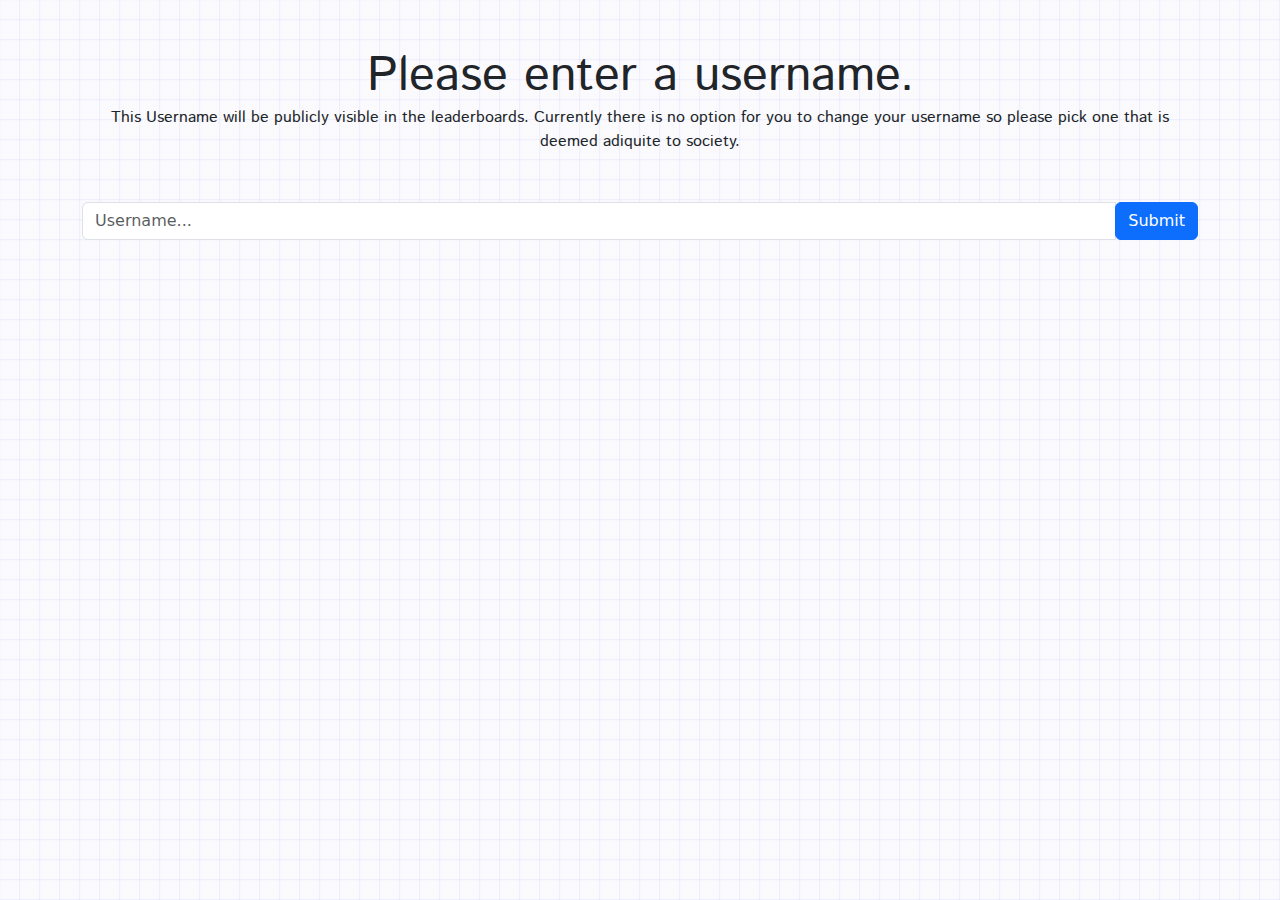
<file: index.html>
<!doctype html>
<html lang="en">
  <head>
    <meta charset="UTF-8" />
    <link rel="icon" type="image/svg+xml" href="./vite.svg" />
    <meta name="viewport" content="width=device-width, initial-scale=1.0" />
    <title>Vite + React + TS</title>
    <script type="module" crossorigin src="./assets/main-BRSq25ld.js"></script>
    <link rel="modulepreload" crossorigin href="./assets/bootstrap-CS878lhi.js">
    <link rel="modulepreload" crossorigin href="./assets/Firebase-DYOYMPzY.js">
    <link rel="stylesheet" crossorigin href="./assets/bootstrap-DRQo3kaA.css">
    <link rel="stylesheet" crossorigin href="./assets/main-waJJycvS.css">
  </head>
  <body>
    <div id="root"></div>
  </body>
</html>
</file>
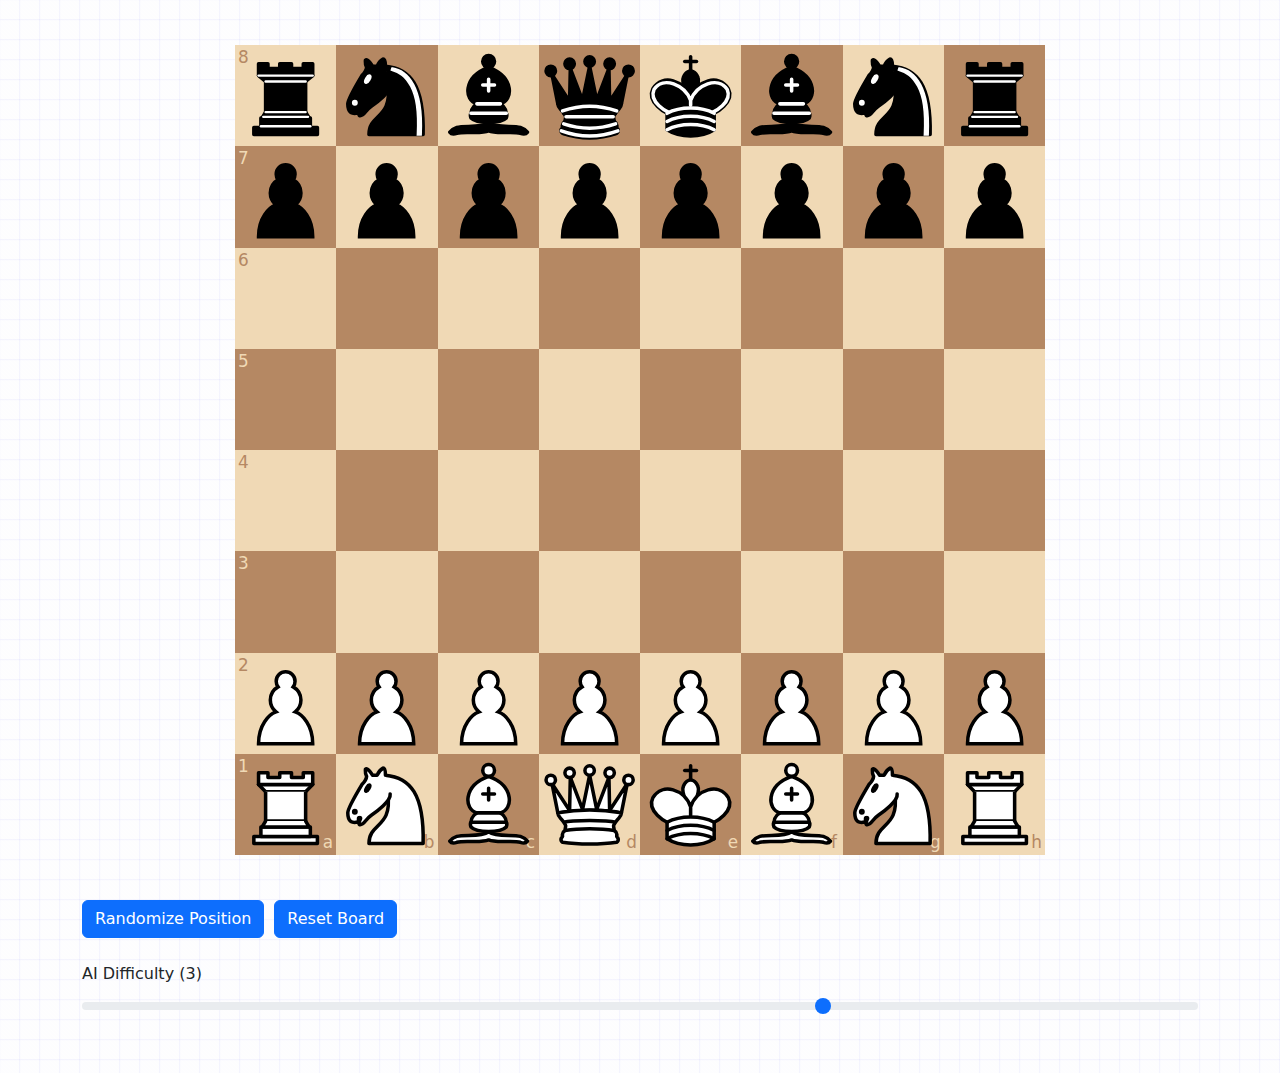
<file: src/pages/chess/chess.html>
<!doctype html>
<html lang="en">
  <head>
    <meta charset="UTF-8" />
    <link rel="icon" type="image/svg+xml" href="../../../vite.svg" />
    <meta name="viewport" content="width=device-width, initial-scale=1.0" />
    <title>Playbox - Chess</title>
    <script type="module" crossorigin src="../../../assets/chess-gGuuSgNm.js"></script>
    <link rel="modulepreload" crossorigin href="../../../assets/bootstrap-CS878lhi.js">
    <link rel="stylesheet" crossorigin href="../../../assets/bootstrap-DRQo3kaA.css">
  </head>
  <body>
    <style>
      body {
    /*background-image: linear-gradient(90deg, #DDDDDD, #FFFFFF, #DDDDDD);*/
    background-image:  linear-gradient(#444df710 0.8px, transparent 0.8px), linear-gradient(90deg, #444cf710 0.8px, transparent 0.8px), linear-gradient(#444cf710 0.4px, transparent 0.4px), linear-gradient(90deg, #444cf710 0.4px, #e5e5f710 0.4px);
    background-size: 20px 20px, 20px 20px, 4px 4px, 4px 4px;
    background-position: -0.8px -0.8px, -0.8px -0.8px, -0.4px -0.4px, -0.4px -0.4px;
    overflow-x: hidden;
  }
  .chessboard-container {
    max-width: 100vw;
    max-height: 90vh;
    aspect-ratio: 1/1;
    height: 90vh;
  }
  @media screen and (orientation: portrait) {
  .chessboard-container {
    max-width: 100vw;
    max-height: 90vh;
    aspect-ratio: 1/1;
    width: 90vw;
  }
  }
    </style>
    <div id="root"></div>
  </body>
</html>
</file>
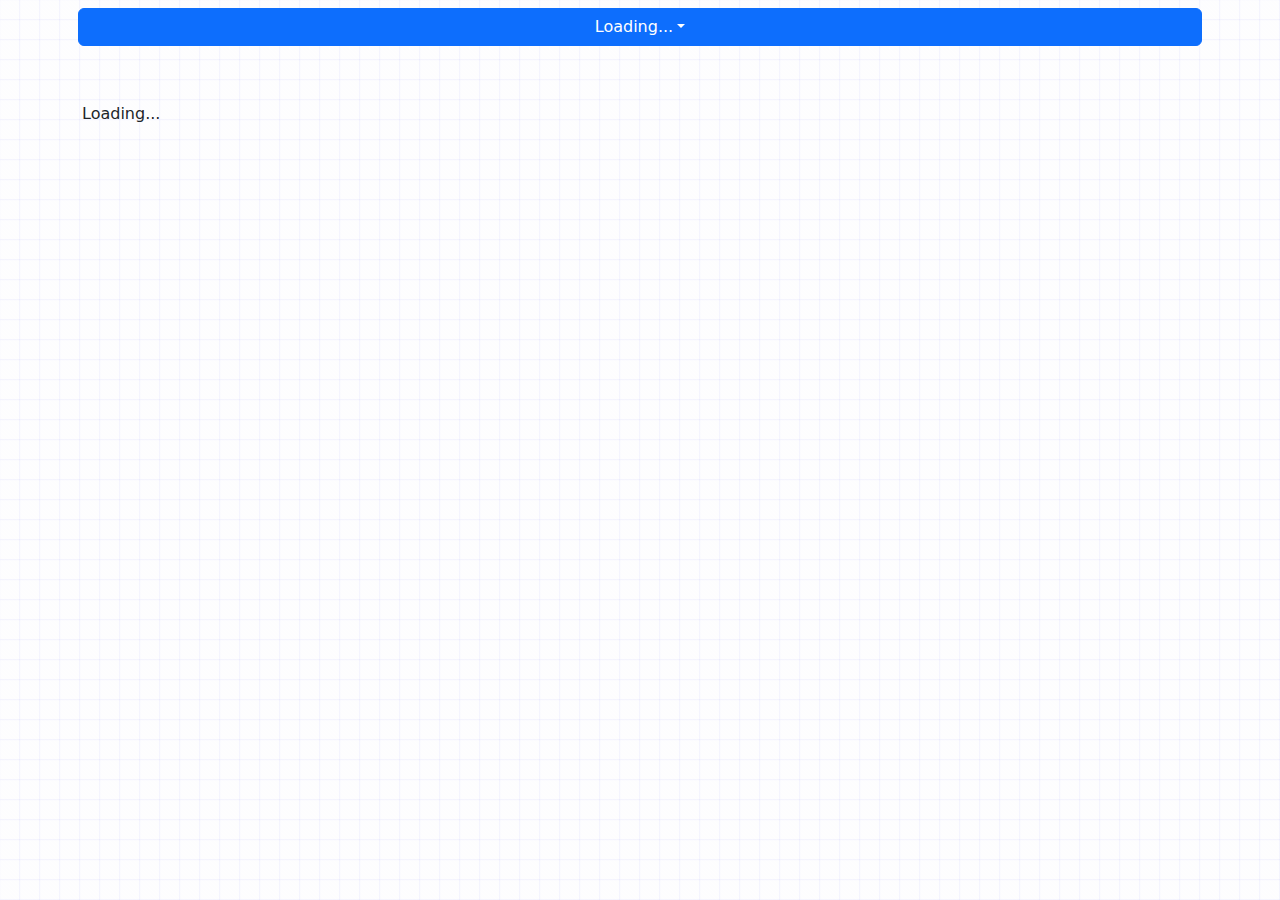
<file: src/pages/leaderboard/leaderboard.html>
<!doctype html>
<html lang="en">
  <head>
    <meta charset="UTF-8" />
    <link rel="icon" type="image/svg+xml" href="../../../vite.svg" />
    <meta name="viewport" content="width=device-width, initial-scale=1.0" />
    <title>Playbox - Leaderboard</title>
    <script type="module" crossorigin src="../../../assets/leaderboard-BvjyRmlX.js"></script>
    <link rel="modulepreload" crossorigin href="../../../assets/bootstrap-CS878lhi.js">
    <link rel="modulepreload" crossorigin href="../../../assets/Firebase-DYOYMPzY.js">
    <link rel="modulepreload" crossorigin href="../../../assets/useMounted-Di7MRrmH.js">
    <link rel="modulepreload" crossorigin href="../../../assets/Dropdown-BGYXMNVC.js">
    <link rel="stylesheet" crossorigin href="../../../assets/bootstrap-DRQo3kaA.css">
  </head>
  <body>
    <style>
      body {
    /*background-image: linear-gradient(90deg, #DDDDDD, #FFFFFF, #DDDDDD);*/
    background-image:  linear-gradient(#444df710 0.8px, transparent 0.8px), linear-gradient(90deg, #444cf710 0.8px, transparent 0.8px), linear-gradient(#444cf710 0.4px, transparent 0.4px), linear-gradient(90deg, #444cf710 0.4px, #e5e5f710 0.4px);
    background-size: 20px 20px, 20px 20px, 4px 4px, 4px 4px;
    background-position: -0.8px -0.8px, -0.8px -0.8px, -0.4px -0.4px, -0.4px -0.4px;
  }
  th, td {
    background: transparent !important;
  }
    </style>
    <div id="root"></div>
  </body>
</html>
</file>
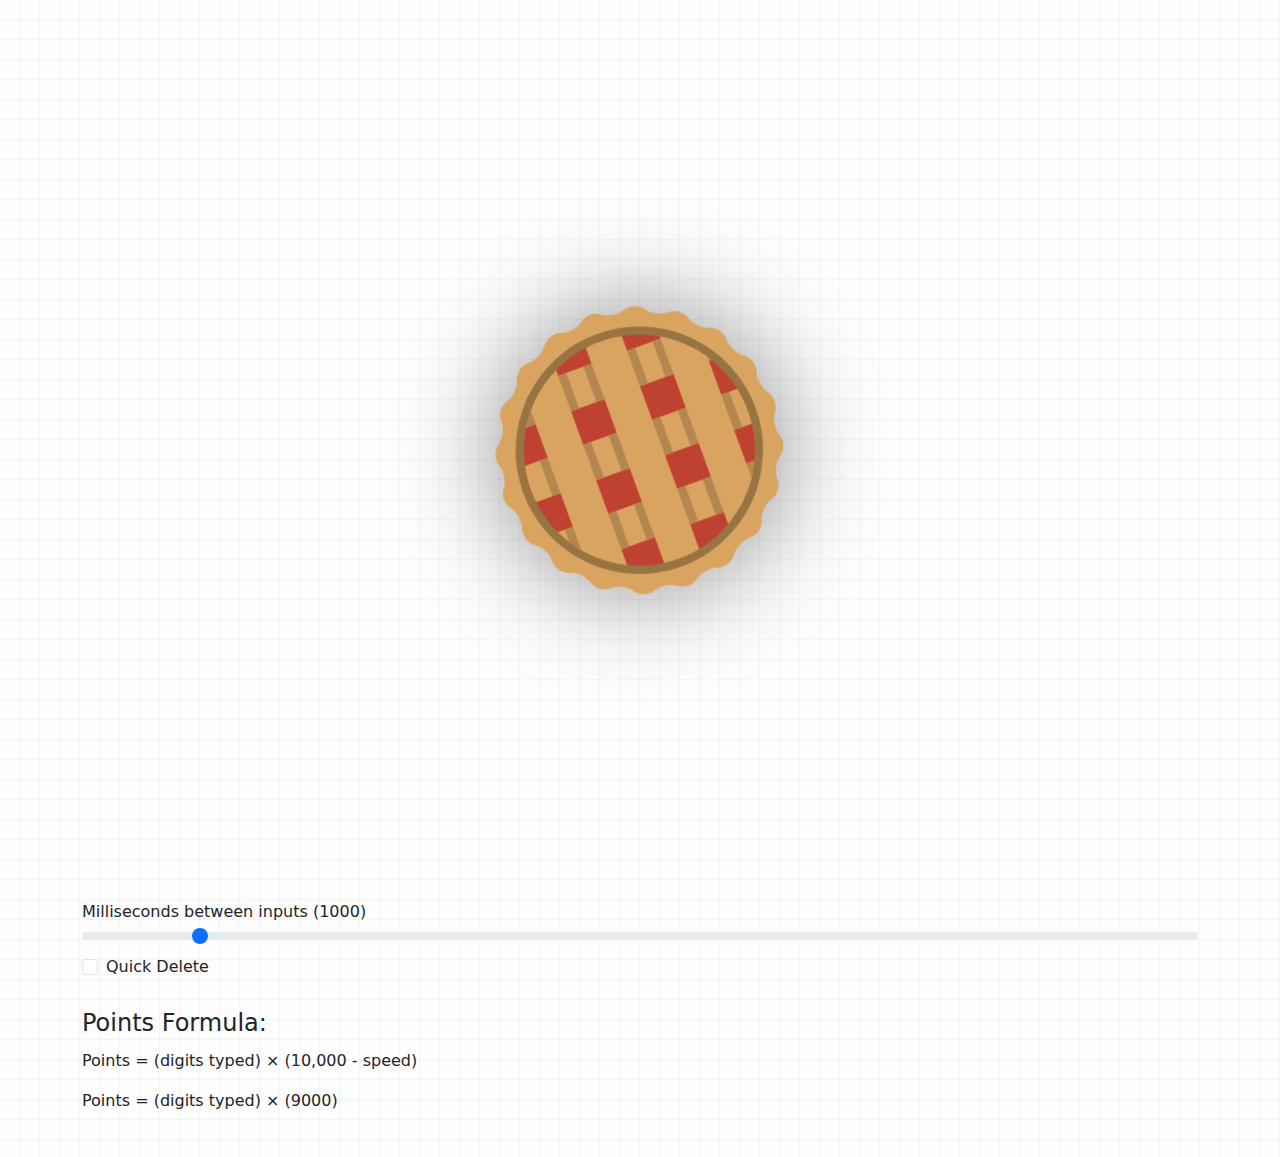
<file: src/pages/quickpie/quickpie.html>
<!doctype html>
<html lang="en">
  <head>
    <meta charset="UTF-8" />
    <link rel="icon" type="image/svg+xml" href="../../../vite.svg" />
    <meta name="viewport" content="width=device-width, initial-scale=1.0" />
    <title>Playbox - Quick Pie</title>
    <script type="module" crossorigin src="../../../assets/quickpie-Dv5wjO_-.js"></script>
    <link rel="modulepreload" crossorigin href="../../../assets/bootstrap-CS878lhi.js">
    <link rel="modulepreload" crossorigin href="../../../assets/Firebase-DYOYMPzY.js">
    <link rel="modulepreload" crossorigin href="../../../assets/FirebaseSetData-DqshmKnc.js">
    <link rel="stylesheet" crossorigin href="../../../assets/bootstrap-DRQo3kaA.css">
  </head>
  <body>
    <style>
        body {
            /*background-image: linear-gradient(90deg, #DDDDDD, #FFFFFF, #DDDDDD);*/
            background-image:  linear-gradient(#444df710 0.8px, transparent 0.8px), linear-gradient(90deg, #444cf710 0.8px, transparent 0.8px), linear-gradient(#444cf710 0.4px, transparent 0.4px), linear-gradient(90deg, #444cf710 0.4px, #e5e5f710 0.4px);
            background-size: 20px 20px, 20px 20px, 4px 4px, 4px 4px;
            background-position: -0.8px -0.8px, -0.8px -0.8px, -0.4px -0.4px, -0.4px -0.4px;
        }
        html {
          overflow-x: hidden;
        }
        svg {
            height: 100vh;
            width: 100vh;
            rotate: 115deg;
            background-image: url("../../../assets/centralpie-CDwEPPUl.svg");
            background-repeat: no-repeat;
            background-position: center;
            background-size: 25%;
            z-index: 999;
            user-select: none;
            pointer-events: none;
        }
        svg text {
            font-size: 12.5px;
        }
        .pie-input {
            height: calc(100vh * 0.3);
            width: calc(100vh * 0.3);
            border-radius: 50%;
            position: absolute;

            box-shadow: 0px 0px 100px 10px rgba(0, 0, 0, 0.4);

            top: 50%;
            left: 50%;
            translate: -50% -50%;

            cursor: text;
            background: rgba(0, 0, 0, 0.2);
            border: none;
            color: transparent
        }
        .pie-input:focus {
            outline: none;
            border: none;
        }
    </style>
    <div id="root"></div>
  </body>
</html>
</file>
<file: assets/main-waJJycvS.css>
@import"https://fonts.googleapis.com/css2?family=Istok+Web:ital,wght@0,400;0,700;1,400;1,700&display=swap";body:not(div){background-image:linear-gradient(#444df715 .8px,transparent .8px),linear-gradient(90deg,#444cf715 .8px,transparent .8px),linear-gradient(#444cf715 .4px,transparent .4px),linear-gradient(90deg,#444cf715 .4px,#e5e5f72c .4px);background-size:20px 20px,20px 20px,4px 4px,4px 4px;background-position:-.8px -.8px,-.8px -.8px,-.4px -.4px,-.4px -.4px}.istok-web{font-family:Istok Web,sans-serif}.content-area-image{width:32%!important;min-width:280px;margin-bottom:15px;border:3px solid rgba(0,0,0,.8);border-radius:10px;padding:0!important;cursor:pointer;transition:.1s}.content-area-image:hover{scale:1.05;z-index:999}
</file>
